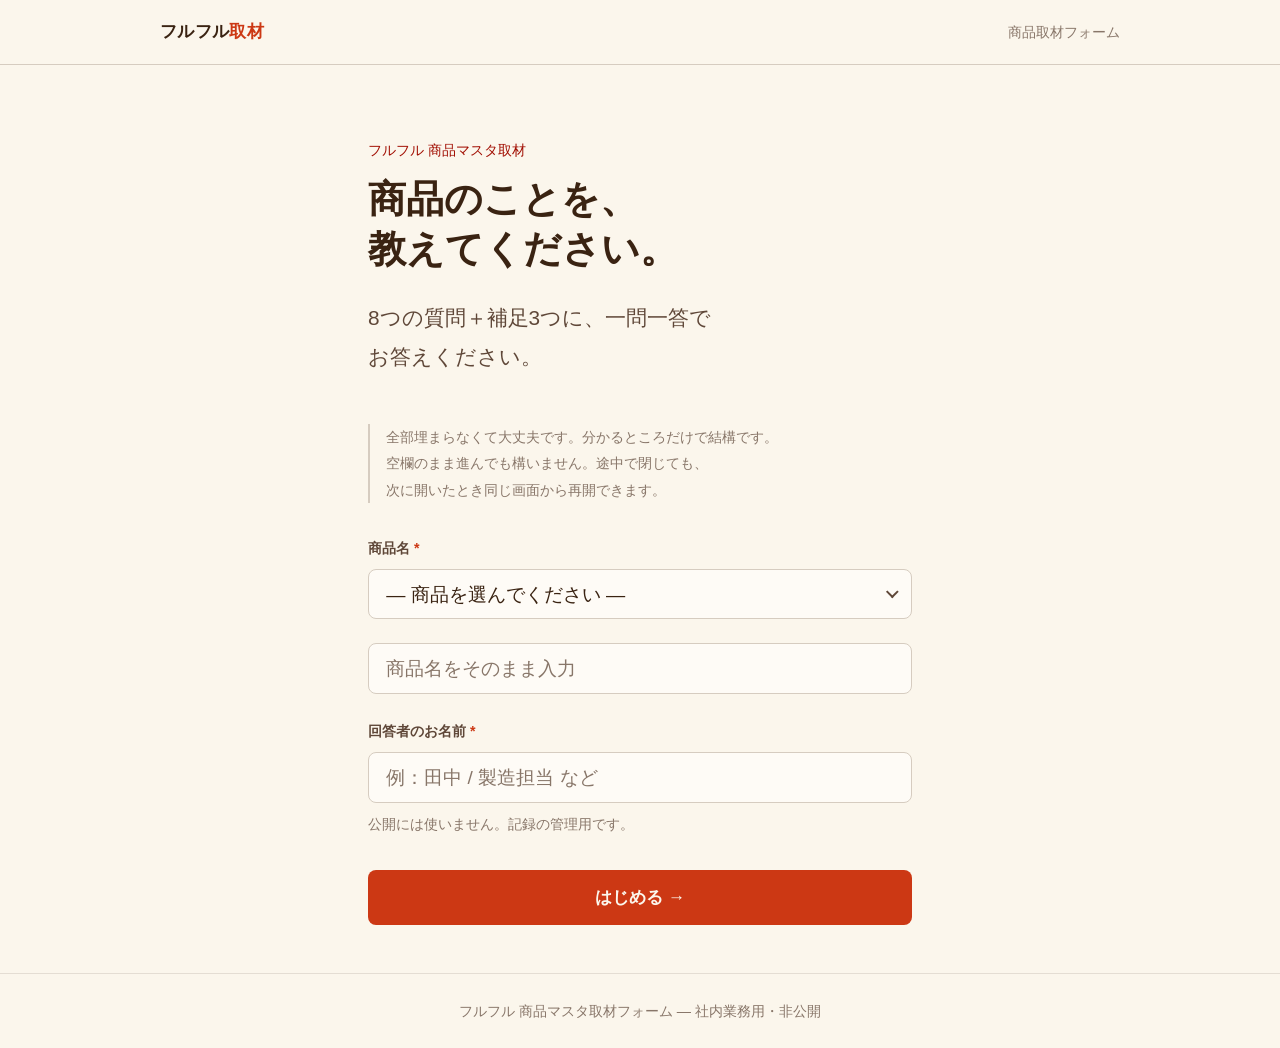
<file: index.html>
<!DOCTYPE html>
<html lang="ja">
<head>
  <meta charset="UTF-8">
  <meta name="viewport" content="width=device-width, initial-scale=1.0">
  <meta name="robots" content="noindex, nofollow">
  <title>商品取材フォーム — フルフル</title>
  <link rel="stylesheet" href="css/tokens.css">
  <link rel="stylesheet" href="css/form.css">
</head>
<body>

  <!-- ヘッダー N1a -->
  <header class="app-header" role="banner">
    <div class="container">
      <div class="app-header__inner">
        <span class="wordmark">フルフル<span>取材</span></span>
        <span style="font-size: var(--text-sm); color: var(--color-ink-faint);">商品取材フォーム</span>
      </div>
    </div>
  </header>

  <main>
    <section class="intro-section">
      <div class="container--form">

        <p class="intro-kicker">フルフル 商品マスタ取材</p>
        <h1 class="intro-title">商品のことを、<br>教えてください。</h1>
        <p class="intro-lead">
          8つの質問＋補足3つに、一問一答でお答えください。
        </p>
        <p class="intro-note">
          全部埋まらなくて大丈夫です。分かるところだけで結構です。<br>
          空欄のまま進んでも構いません。途中で閉じても、<br>
          次に開いたとき同じ画面から再開できます。
        </p>

        <!-- 入口フォーム -->
        <form id="intro-form" novalidate>
          <div class="field-group">

            <!-- 商品選択 -->
            <div class="field">
              <label for="product-select">
                商品名<span class="field-required" aria-label="必須">*</span>
              </label>
              <div class="select-wrap">
                <select
                  id="product-select"
                  class="select"
                  required
                  aria-required="true"
                  aria-describedby="product-error"
                >
                  <option value="">— 商品を選んでください —</option>
                  <!-- JS で PRODUCTS を注入 -->
                </select>
              </div>
              <span id="product-error" class="field-error" role="alert" aria-live="polite"></span>
            </div>

            <!-- その他：自由入力（product-select が "other" のときに表示） -->
            <div class="field" id="other-product-field" hidden>
              <label for="other-product" class="sr-only">商品名（自由入力）</label>
              <input
                type="text"
                id="other-product"
                class="input"
                placeholder="商品名をそのまま入力"
                aria-required="false"
                aria-label="商品名（自由入力）"
                maxlength="60"
              >
              <span id="other-product-error" class="field-error" role="alert" aria-live="polite"></span>
            </div>

            <!-- 回答者名 -->
            <div class="field">
              <label for="responder-name">
                回答者のお名前<span class="field-required" aria-label="必須">*</span>
              </label>
              <input
                type="text"
                id="responder-name"
                class="input"
                placeholder="例：田中 / 製造担当 など"
                required
                aria-required="true"
                aria-describedby="name-error name-hint"
                maxlength="40"
              >
              <span id="name-hint" class="field-hint">
                公開には使いません。記録の管理用です。
              </span>
              <span id="name-error" class="field-error" role="alert" aria-live="polite"></span>
            </div>

          </div>

          <!-- 途中再開の通知（localStorage にセッションがある場合に表示） -->
          <div id="resume-banner" hidden
            style="background: var(--color-paper-2); border: 1px solid var(--color-line);
                   border-radius: var(--radius-md); padding: var(--space-md);
                   margin-bottom: var(--space-lg);">
            <p style="margin-bottom: var(--space-sm); font-weight: 600;">前回の途中から再開しますか？</p>
            <p id="resume-desc" style="font-size: var(--text-sm); color: var(--color-ink-soft); margin-bottom: var(--space-sm);"></p>
            <div style="display: flex; gap: var(--space-sm); flex-wrap: wrap;">
              <button type="button" id="btn-resume" class="btn btn-outline">前回の続きから再開</button>
              <button type="button" id="btn-new-session" class="btn btn-ghost">最初からはじめる</button>
            </div>
          </div>

          <button type="submit" class="btn btn-accent" id="btn-start" style="width: 100%;">
            はじめる →
          </button>
        </form>

        <!-- ストレージ非対応の警告（プライベートブラウズ等） -->
        <p id="storage-warning" hidden
          style="font-size: var(--text-sm); color: var(--color-ink-faint);
                 margin-top: var(--space-sm); padding-left: var(--space-sm);
                 border-left: 2px solid var(--color-line);">
          このブラウザの設定では途中保存ができません。
          ブラウザを閉じると入力内容が消えます。
          完了まで続けて入力するか、通常のブラウズモードでお使いください。
        </p>

      </div>
    </section>
  </main>

  <footer class="app-footer" role="contentinfo">
    <div class="container">
      フルフル 商品マスタ取材フォーム — 社内業務用・非公開
    </div>
  </footer>

  <!-- スクリプト -->
  <script src="config.js"></script>
  <script src="js/data.js"></script>
  <script src="js/storage.js"></script>
  <script>
    /* -------- 商品セレクトの注入 -------- */
    const sel = document.getElementById("product-select");
    PRODUCTS.forEach(p => {
      const opt = document.createElement("option");
      opt.value = p.value;
      opt.textContent = p.label;
      sel.appendChild(opt);
    });

    /* -------- その他フィールドの表示制御 -------- */
    const otherField = document.getElementById("other-product-field");
    const otherInput = document.getElementById("other-product");
    sel.addEventListener("change", () => {
      const isOther = sel.value === "other";
      otherField.hidden = !isOther;
      otherInput.required = isOther;
      otherInput.setAttribute("aria-required", isOther ? "true" : "false");
    });

    /* -------- 再開バナー -------- */
    const saved = loadSession();
    if (isValidSession(saved)) {
      const banner = document.getElementById("resume-banner");
      const desc   = document.getElementById("resume-desc");
      banner.hidden = false;

      const productLabel = (() => {
        if (saved.productValue === "other") return saved.productOther || "その他";
        const found = PRODUCTS.find(p => p.value === saved.productValue);
        return found ? found.label : saved.productValue;
      })();
      const savedDate = new Date(saved.savedAt).toLocaleDateString("ja-JP");
      const qIdx = Math.min(saved.currentIndex || 0, TOTAL_QUESTIONS - 1);
      const q = QUESTIONS[qIdx];
      const qLabel = q
        ? (q.supplement ? `補足${q.label}` : `Q${q.number}`)
        : "完了済み";
      desc.textContent = `${savedDate} 保存 — ${productLabel}（${saved.responderName || "名前未入力"}）— ${qLabel} まで記入済み`;

      document.getElementById("btn-resume").addEventListener("click", () => {
        // 完了画面まで進んだが未送信のセッション（currentIndex = TOTAL_QUESTIONS）が
        // 残っている場合、クランプせずに渡すと question.html 側で
        // QUESTIONS[TOTAL_QUESTIONS] = undefined になり、
        // 「何も入力できない画面」で固まる。渡す前にここでもクランプする。
        saved.currentIndex = qIdx;
        sessionStorage.setItem("fullfull_interview_current", JSON.stringify(saved));
        window.location.href = "question.html";
      });
      document.getElementById("btn-new-session").addEventListener("click", () => {
        clearSession();
        banner.hidden = true;
      });
    }

    /* -------- ストレージ警告 -------- */
    if (!HAS_STORAGE) {
      document.getElementById("storage-warning").hidden = false;
    }

    /* -------- フォーム送信 -------- */
    document.getElementById("intro-form").addEventListener("submit", (e) => {
      e.preventDefault();
      let valid = true;

      // 商品選択バリデーション
      const productEl = document.getElementById("product-select");
      const productErr = document.getElementById("product-error");
      if (!productEl.value) {
        productErr.textContent = "商品を選択してください";
        productErr.classList.add("is-visible");
        productEl.classList.add("is-error");
        valid = false;
      } else {
        productErr.textContent = "";
        productErr.classList.remove("is-visible");
        productEl.classList.remove("is-error");
      }

      // その他：自由入力バリデーション
      if (productEl.value === "other") {
        const otherErr = document.getElementById("other-product-error");
        if (!otherInput.value.trim()) {
          otherErr.textContent = "商品名を入力してください";
          otherErr.classList.add("is-visible");
          otherInput.classList.add("is-error");
          valid = false;
        } else {
          otherErr.textContent = "";
          otherErr.classList.remove("is-visible");
          otherInput.classList.remove("is-error");
        }
      }

      // 回答者名バリデーション
      const nameEl = document.getElementById("responder-name");
      const nameErr = document.getElementById("name-error");
      if (!nameEl.value.trim()) {
        nameErr.textContent = "お名前を入力してください（公開には使いません）";
        nameErr.classList.add("is-visible");
        nameEl.classList.add("is-error");
        valid = false;
      } else {
        nameErr.textContent = "";
        nameErr.classList.remove("is-visible");
        nameEl.classList.remove("is-error");
      }

      if (!valid) return;

      // セッション生成
      const session = {
        productValue: productEl.value,
        productOther: otherInput.value.trim(),
        responderName: nameEl.value.trim(),
        answers: {},
        currentIndex: 0,
        startedAt: new Date().toISOString(),
        savedAt: new Date().toISOString(),
      };

      saveSession(session);
      sessionStorage.setItem("fullfull_interview_current", JSON.stringify(session));
      window.location.href = "question.html";
    });
  </script>

</body>
</html>
</file>
<file: css/tokens.css>
/* Hallmark · macrostructure: Workbench · tone: editorial · anchor hue: warm red-orange
 * genre: editorial · nav: N1a (wordmark + back link only) · footer: Ft1 (1-line credit)
 * theme: custom-tuned (fullfull-brand · prototype-v2 tokens 完全継承)
 * axes: paper-band=light · display-style=roman-serif(mincho) · accent-hue=warm
 * form-specific additions: --color-progress, --color-step-*, --color-success, form spacing tokens
 * source: prototype-v2/shared/css/tokens.css をそのまま引き継ぎ、フォーム専用トークンを追加
 */

:root {
  /* --- 紙・地色（クリーム/生成り）--- prototype-v2 完全継承 */
  --color-paper: oklch(97.5% 0.014 85);
  --color-paper-2: oklch(94.5% 0.02 80);
  --color-paper-3: oklch(91% 0.026 76);

  /* --- 本文色（こんがりブラウン）--- prototype-v2 完全継承 */
  --color-ink: oklch(28% 0.045 55);
  --color-ink-soft: oklch(42% 0.04 55);
  --color-ink-faint: oklch(58% 0.03 58);

  /* --- アクセント（明太子のあたたかい赤橙）--- prototype-v2 完全継承 */
  --color-accent: oklch(56% 0.19 34);
  --color-accent-dark: oklch(45% 0.18 32);
  --color-accent-soft: oklch(93% 0.045 40);

  /* --- 罫線・枠 --- prototype-v2 完全継承 */
  --color-line: oklch(85% 0.02 70);
  --color-line-soft: oklch(90% 0.016 76);

  /* --- 状態色 --- prototype-v2 完全継承 */
  --color-disabled-bg: oklch(90% 0.012 70);
  --color-disabled-ink: oklch(62% 0.015 65);
  --color-focus-ring: oklch(56% 0.19 34);

  /* --- フォーム専用追加トークン --- */
  --color-progress-track: var(--color-line);
  --color-progress-fill: var(--color-accent);
  --color-success: oklch(52% 0.14 145);
  --color-success-soft: oklch(94% 0.04 145);
  --color-error: oklch(52% 0.18 25);
  --color-error-soft: oklch(95% 0.04 25);
  --color-input-bg: oklch(99% 0.008 85);
  --color-input-border: var(--color-line);
  --color-input-border-focus: var(--color-accent);
  --color-input-border-error: var(--color-error);
  --color-step-inactive: var(--color-line);
  --color-step-active: var(--color-accent);
  --color-step-done: var(--color-accent-dark);

  /* --- フォント --- prototype-v2 完全継承 */
  --font-display: "Hiragino Mincho ProN", "Yu Mincho", "游明朝", "Noto Serif JP", serif;
  --font-body: "Hiragino Kaku Gothic ProN", "Hiragino Sans", "Yu Gothic", "游ゴシック", "Noto Sans JP", sans-serif;
  --font-mono: ui-monospace, "SF Mono", Menlo, monospace;

  /* --- 4ptスペーシング --- prototype-v2 完全継承 */
  --space-3xs: 0.25rem;
  --space-2xs: 0.5rem;
  --space-xs: 0.75rem;
  --space-sm: 1rem;
  --space-md: 1.5rem;
  --space-lg: 2rem;
  --space-xl: 3rem;
  --space-2xl: 4.5rem;
  --space-3xl: 6.5rem;

  /* --- タイプスケール（fluid）--- prototype-v2 完全継承 */
  --text-sm: clamp(0.8rem, 0.77rem + 0.15vw, 0.9rem);
  --text-base: clamp(0.98rem, 0.94rem + 0.2vw, 1.08rem);
  --text-lg: clamp(1.1rem, 1.03rem + 0.35vw, 1.3rem);
  --text-xl: clamp(1.35rem, 1.2rem + 0.7vw, 1.75rem);
  --text-2xl: clamp(1.7rem, 1.4rem + 1.4vw, 2.4rem);
  --text-display: clamp(2.1rem, 1.6rem + 2.4vw, 3.4rem);

  /* --- フォーム専用サイズ --- */
  --text-question: clamp(1.4rem, 1.2rem + 1vw, 2rem);
  --text-input-lg: clamp(1.05rem, 0.98rem + 0.35vw, 1.2rem);

  /* --- 角丸 --- prototype-v2 完全継承 */
  --radius-sm: 3px;
  --radius-md: 8px;
  --radius-lg: 16px;

  /* --- イージング・時間 --- prototype-v2 完全継承 */
  --ease-out: cubic-bezier(0.16, 1, 0.3, 1);
  --ease-in: cubic-bezier(0.7, 0, 0.84, 0);
  --ease-in-out: cubic-bezier(0.65, 0, 0.35, 1);
  --dur-fast: 120ms;
  --dur-base: 200ms;
  --dur-slow: 350ms;

  /* --- コンテンツ幅 --- prototype-v2 継承 + フォーム幅追加 */
  --measure-read: 38rem;
  --measure-wide: 60rem;
  --measure-form: 34rem;   /* 質問画面：読みやすい幅に絞る */

  /* --- 進捗バー --- */
  --progress-h: 4px;
  --progress-radius: 999px;

  /* --- タップ領域（iOS最小44pt） --- */
  --tap-min: 2.75rem;
}
</file>
<file: css/form.css>
/* Hallmark · macrostructure: Workbench · tone: editorial · anchor hue: warm red-orange
 * genre: editorial · nav: N1a · footer: Ft1
 * form-specific stylesheet (extends tokens.css — no inline colour values)
 * pre-emit self-critique: P4 H4 E4 S4 R4 V4
 * 対象: index.html (入口) · question.html (質問フロー SPA) · complete.html (完了画面)
 */

/* ============ リセット・基盤 ============ */
*, *::before, *::after { box-sizing: border-box; }

html {
  overflow-x: clip;
  -webkit-text-size-adjust: 100%;
  scroll-behavior: smooth;
}

body {
  overflow-x: clip;
  margin: 0;
  min-height: 100dvh;
  background: var(--color-paper);
  color: var(--color-ink);
  font-family: var(--font-body);
  font-size: var(--text-base);
  line-height: 1.85;
  -webkit-font-smoothing: antialiased;
}

img, svg { max-width: 100%; display: block; }

h1, h2, h3, h4 {
  font-family: var(--font-display);
  font-style: normal;
  font-weight: 600;
  line-height: 1.35;
  margin: 0 0 var(--space-sm);
  color: var(--color-ink);
  overflow-wrap: anywhere;
  min-width: 0;
}

p { margin: 0 0 var(--space-md); }
p:last-child { margin-bottom: 0; }
a { color: var(--color-accent); text-decoration-thickness: 1px; text-underline-offset: 3px; }
ul, ol { padding-left: 1.3em; margin: 0 0 var(--space-md); }
li { margin-bottom: var(--space-2xs); }
::selection { background: var(--color-accent-soft); color: var(--color-ink); }

/* ============ フォーカスリング ============ */
a:focus-visible,
button:focus-visible,
.btn:focus-visible,
textarea:focus-visible,
select:focus-visible,
input:focus-visible {
  outline: 2px solid var(--color-focus-ring);
  outline-offset: 3px;
  border-radius: var(--radius-sm);
}

/* ============ コンテナ ============ */
.container {
  width: min(100% - 2.5rem, var(--measure-wide));
  margin-inline: auto;
}
.container--form {
  width: min(100% - 2rem, var(--measure-form));
  margin-inline: auto;
}
.container--read {
  width: min(100% - 2.5rem, var(--measure-read));
  margin-inline: auto;
}

/* ============ ヘッダー（N1a: ワードマーク＋戻る） ============ */
.app-header {
  border-bottom: 1px solid var(--color-line);
  background: var(--color-paper);
  position: sticky;
  top: 0;
  z-index: 10;
}
.app-header__inner {
  display: flex;
  align-items: center;
  justify-content: space-between;
  flex-wrap: wrap;
  gap: var(--space-2xs) var(--space-sm);
  padding: var(--space-sm) 0;
}
.wordmark {
  font-family: var(--font-display);
  font-size: var(--text-base);
  font-weight: 600;
  color: var(--color-ink);
  text-decoration: none;
  letter-spacing: 0.02em;
}
.wordmark span { color: var(--color-accent); }
.header-back {
  font-size: var(--text-sm);
  color: var(--color-ink-faint);
  text-decoration: none;
  min-height: var(--tap-min);
  display: inline-flex;
  align-items: center;
  gap: var(--space-2xs);
  padding: 0 var(--space-2xs);
  border-radius: var(--radius-sm);
  transition: color var(--dur-base) var(--ease-out);
}
.header-back:hover { color: var(--color-ink); }

/* ============ 進捗バー ============ */
.progress-wrap {
  position: sticky;
  top: 57px; /* app-headerの高さ */
  z-index: 9;
  background: var(--color-paper);
}
.progress-bar {
  height: var(--progress-h);
  background: var(--color-progress-track);
  overflow: hidden;
}
.progress-bar__fill {
  height: 100%;
  background: var(--color-progress-fill);
  border-radius: var(--progress-radius);
  transition: width var(--dur-slow) var(--ease-out);
}
.progress-label {
  font-size: var(--text-sm);
  color: var(--color-ink-faint);
  text-align: right;
  padding: var(--space-3xs) 0;
  padding-right: 0;
}

/* ============ 入口ページ（index.html）============ */
.intro-section {
  padding: var(--space-2xl) 0 var(--space-xl);
}
.intro-kicker {
  font-size: var(--text-sm);
  color: var(--color-accent-dark);
  font-family: var(--font-body);
  margin-bottom: var(--space-xs);
}
.intro-title {
  font-family: var(--font-display);
  font-size: var(--text-2xl);
  font-style: normal;
  font-weight: 600;
  line-height: 1.3;
  margin-bottom: var(--space-md);
  overflow-wrap: anywhere;
  min-width: 0;
}
.intro-lead {
  font-size: var(--text-lg);
  color: var(--color-ink-soft);
  margin-bottom: var(--space-xl);
  max-width: 30ch;
}
.intro-note {
  font-size: var(--text-sm);
  color: var(--color-ink-faint);
  margin-bottom: var(--space-lg);
  border-left: 2px solid var(--color-line);
  padding-left: var(--space-sm);
}

/* フォームフィールド（入口） */
.field-group {
  display: grid;
  gap: var(--space-md);
  margin-bottom: var(--space-lg);
}
.field {
  display: grid;
  gap: var(--space-2xs);
}
.field label {
  font-size: var(--text-sm);
  font-weight: 600;
  color: var(--color-ink-soft);
}
.field-required {
  color: var(--color-accent);
  margin-left: var(--space-3xs);
}

.input,
.select {
  font-family: var(--font-body);
  font-size: var(--text-input-lg);
  color: var(--color-ink);
  background: var(--color-input-bg);
  border: 1.5px solid var(--color-input-border);
  border-radius: var(--radius-md);
  padding: 0.7em 0.9em;
  width: 100%;
  min-height: var(--tap-min);
  transition: border-color var(--dur-base) var(--ease-out);
  appearance: none;
  -webkit-appearance: none;
}
.input:hover, .select:hover {
  border-color: var(--color-ink-faint);
}
.input:focus, .select:focus {
  border-color: var(--color-input-border-focus);
  outline: none;
  box-shadow: 0 0 0 3px var(--color-accent-soft);
}
.input.is-error, .select.is-error {
  border-color: var(--color-input-border-error);
}
.input::placeholder { color: var(--color-ink-faint); }

/* セレクト矢印 */
.select-wrap {
  position: relative;
}
.select-wrap::after {
  content: "";
  position: absolute;
  right: 0.9em;
  top: 50%;
  translate: 0 -50%;
  width: 0.5em;
  height: 0.5em;
  border-right: 2px solid var(--color-ink-soft);
  border-bottom: 2px solid var(--color-ink-soft);
  transform: rotate(45deg) translate(-20%, -20%);
  pointer-events: none;
}
.select { padding-right: 2.5em; }

.field-hint {
  font-size: var(--text-sm);
  color: var(--color-ink-faint);
}
.field-error {
  font-size: var(--text-sm);
  color: var(--color-error);
  display: none;
}
.field-error.is-visible { display: block; }

/* ============ 質問画面（question.html）============ */
.question-screen {
  min-height: calc(100dvh - 120px);
  display: flex;
  flex-direction: column;
  justify-content: center;
  padding: var(--space-xl) 0 var(--space-2xl);
}

.question-number {
  font-size: var(--text-sm);
  color: var(--color-accent-dark);
  font-weight: 600;
  margin-bottom: var(--space-sm);
  font-family: var(--font-body);
}
.question-text {
  font-family: var(--font-display);
  font-size: var(--text-question);
  font-style: normal;
  font-weight: 600;
  line-height: 1.4;
  margin-bottom: var(--space-lg);
  overflow-wrap: anywhere;
  min-width: 0;
}
.question-hint {
  font-size: var(--text-sm);
  color: var(--color-ink-faint);
  margin-bottom: var(--space-md);
  border-left: 2px solid var(--color-line);
  padding-left: var(--space-sm);
}

.textarea {
  font-family: var(--font-body);
  font-size: var(--text-base);
  color: var(--color-ink);
  background: var(--color-input-bg);
  border: 1.5px solid var(--color-input-border);
  border-radius: var(--radius-md);
  padding: 0.9em;
  width: 100%;
  min-height: 9rem;
  resize: vertical;
  line-height: 1.8;
  transition: border-color var(--dur-base) var(--ease-out);
}
.textarea:hover { border-color: var(--color-ink-faint); }
.textarea:focus {
  border-color: var(--color-input-border-focus);
  outline: none;
  box-shadow: 0 0 0 3px var(--color-accent-soft);
}
.textarea::placeholder { color: var(--color-ink-faint); }

.enter-hint {
  font-size: var(--text-sm);
  color: var(--color-ink-faint);
  margin-top: var(--space-xs);
}
.enter-hint kbd {
  font-family: var(--font-mono);
  font-size: 0.85em;
  background: var(--color-paper-2);
  border: 1px solid var(--color-line);
  border-radius: var(--radius-sm);
  padding: 0.1em 0.4em;
  color: var(--color-ink-soft);
}

/* 途中保存インジケータ */
.autosave-badge {
  font-size: var(--text-sm);
  color: var(--color-ink-faint);
  display: inline-flex;
  align-items: center;
  gap: var(--space-3xs);
  margin-top: var(--space-xs);
  opacity: 0;
  transition: opacity var(--dur-base) var(--ease-out);
}
.autosave-badge.is-visible { opacity: 1; }
.autosave-dot {
  width: 6px;
  height: 6px;
  border-radius: 50%;
  background: var(--color-success);
  flex-shrink: 0;
}

/* ============ ナビゲーションボタン（戻る/次へ）============ */
.nav-btns {
  display: flex;
  gap: var(--space-sm);
  margin-top: var(--space-lg);
  flex-wrap: wrap;
}

/* ============ ボタン共通（8状態）============ */
.btn {
  display: inline-flex;
  align-items: center;
  justify-content: center;
  gap: var(--space-2xs);
  padding: 0.85em 1.5em;
  border-radius: var(--radius-md);
  font-family: var(--font-body);
  font-size: var(--text-base);
  font-weight: 600;
  text-decoration: none;
  border: 1.5px solid transparent;
  cursor: pointer;
  white-space: nowrap;
  min-height: var(--tap-min);
  min-width: 0;
  transition:
    background var(--dur-base) var(--ease-out),
    color var(--dur-base) var(--ease-out),
    border-color var(--dur-base) var(--ease-out),
    transform var(--dur-fast) var(--ease-out);
}
/* accent（次へ・送信・完了） */
.btn-accent { background: var(--color-accent); color: var(--color-paper); }
.btn-accent:hover, .btn-accent.is-hover { background: var(--color-accent-dark); }
.btn-accent:focus-visible, .btn-accent.is-focus { outline: 2px solid var(--color-focus-ring); outline-offset: 3px; }
.btn-accent:active, .btn-accent.is-active { transform: translateY(1px); background: var(--color-accent-dark); }
.btn-accent[disabled], .btn-accent.is-disabled, .btn-accent[aria-disabled="true"] {
  background: var(--color-disabled-bg); color: var(--color-disabled-ink); cursor: not-allowed;
}
.btn-accent.is-loading { position: relative; color: transparent !important; }
.btn-accent.is-loading::after {
  content: ""; position: absolute; width: 1em; height: 1em; border-radius: 50%;
  border: 2px solid var(--color-paper); border-top-color: transparent;
  animation: btn-spin 700ms linear infinite;
}
.btn-accent.is-success { background: var(--color-success); }
.btn-accent.is-error { background: var(--color-error); }

/* outline（戻る・スキップ） */
.btn-outline {
  background: transparent; color: var(--color-ink); border-color: var(--color-line);
}
.btn-outline:hover, .btn-outline.is-hover { border-color: var(--color-accent); color: var(--color-accent-dark); }
.btn-outline:focus-visible, .btn-outline.is-focus { outline: 2px solid var(--color-focus-ring); outline-offset: 3px; }
.btn-outline:active, .btn-outline.is-active { transform: translateY(1px); }
.btn-outline[disabled], .btn-outline.is-disabled { color: var(--color-disabled-ink); border-color: var(--color-line-soft); cursor: not-allowed; }
.btn-outline.is-loading { position: relative; color: transparent !important; }
.btn-outline.is-loading::after {
  content: ""; position: absolute; width: 1em; height: 1em; border-radius: 50%;
  border: 2px solid var(--color-ink-soft); border-top-color: transparent;
  animation: btn-spin 700ms linear infinite;
}
.btn-outline.is-success { border-color: var(--color-success); color: var(--color-success); }
.btn-outline.is-error { border-color: var(--color-error); color: var(--color-error); }

/* ghost（スキップ）*/
.btn-ghost {
  background: transparent; color: var(--color-ink-faint); border-color: transparent;
  font-weight: 400;
}
.btn-ghost:hover, .btn-ghost.is-hover { color: var(--color-ink-soft); background: var(--color-paper-2); }
.btn-ghost:focus-visible, .btn-ghost.is-focus { outline: 2px solid var(--color-focus-ring); outline-offset: 3px; }
.btn-ghost:active, .btn-ghost.is-active { transform: translateY(1px); }
.btn-ghost[disabled], .btn-ghost.is-disabled { color: var(--color-disabled-ink); cursor: not-allowed; }
/* loading/success/error はbtn-accentと同形 */

/* アイコン付きボタン用 */
.btn-icon { padding: 0.85em; min-width: var(--tap-min); }

@keyframes btn-spin { to { transform: rotate(360deg); } }

/* ============ 完了画面（complete.html）============ */
.complete-section {
  padding: var(--space-2xl) 0;
}
.complete-icon {
  width: 3rem;
  height: 3rem;
  border-radius: 50%;
  background: var(--color-success-soft);
  display: flex;
  align-items: center;
  justify-content: center;
  margin-bottom: var(--space-md);
}
.complete-icon svg { color: var(--color-success); }
.complete-title {
  font-family: var(--font-display);
  font-size: var(--text-2xl);
  font-style: normal;
  margin-bottom: var(--space-sm);
}
.complete-lead {
  color: var(--color-ink-soft);
  margin-bottom: var(--space-xl);
}

/* 送信アクションボタン群 */
.action-stack {
  display: grid;
  gap: var(--space-sm);
  margin-bottom: var(--space-xl);
}
.action-card {
  background: var(--color-paper-2);
  border: 1px solid var(--color-line);
  border-radius: var(--radius-lg);
  padding: var(--space-md);
  display: flex;
  align-items: flex-start;
  gap: var(--space-md);
}
.action-card__icon {
  flex-shrink: 0;
  width: 2.5rem;
  height: 2.5rem;
  border-radius: var(--radius-md);
  background: var(--color-paper-3);
  display: flex;
  align-items: center;
  justify-content: center;
}
.action-card__body { flex: 1; min-width: 0; }
.action-card__title {
  font-weight: 600;
  font-size: var(--text-base);
  margin-bottom: var(--space-3xs);
}
.action-card__desc {
  font-size: var(--text-sm);
  color: var(--color-ink-soft);
  margin-bottom: var(--space-sm);
  line-height: 1.6;
}

/* 回答プレビュー（印刷用・本文コピー） */
.answer-preview {
  background: var(--color-paper);
  border: 1px solid var(--color-line);
  border-radius: var(--radius-md);
  padding: var(--space-md);
  font-size: var(--text-sm);
  line-height: 1.8;
  margin-top: var(--space-lg);
}
.answer-preview__header {
  font-family: var(--font-display);
  font-style: normal;
  font-size: var(--text-lg);
  margin-bottom: var(--space-md);
  padding-bottom: var(--space-sm);
  border-bottom: 1px solid var(--color-line);
}
.answer-item {
  margin-bottom: var(--space-md);
}
.answer-item:last-child { margin-bottom: 0; }
.answer-q {
  font-weight: 600;
  color: var(--color-ink-soft);
  font-size: var(--text-sm);
  margin-bottom: var(--space-3xs);
}
.answer-a {
  color: var(--color-ink);
  white-space: pre-wrap;
  overflow-wrap: anywhere;
}
.answer-a--empty {
  color: var(--color-ink-faint);
  font-style: italic;
}

/* フォールバック（送信失敗） */
.fallback-box {
  background: var(--color-error-soft);
  border: 1px solid var(--color-error);
  border-radius: var(--radius-md);
  padding: var(--space-md);
  margin-top: var(--space-md);
  display: none;
}
.fallback-box.is-visible { display: block; }
.fallback-box__title {
  font-weight: 600;
  color: var(--color-error);
  margin-bottom: var(--space-xs);
}
.fallback-box__desc {
  font-size: var(--text-sm);
  color: var(--color-ink);
  margin-bottom: var(--space-sm);
}

/* トースト通知 */
.toast {
  position: fixed;
  bottom: var(--space-md);
  left: 50%;
  translate: -50% 0;
  background: var(--color-ink);
  color: var(--color-paper);
  font-size: var(--text-sm);
  border-radius: var(--radius-md);
  padding: var(--space-xs) var(--space-md);
  z-index: 100;
  opacity: 0;
  transform: translateY(8px);
  transition:
    opacity var(--dur-base) var(--ease-out),
    transform var(--dur-base) var(--ease-out);
  pointer-events: none;
  white-space: nowrap;
  max-width: calc(100vw - 2rem);
}
.toast.is-visible {
  opacity: 1;
  transform: translateY(0);
}
.toast--success { background: var(--color-success); }
.toast--error { background: var(--color-error); }

/* ============ フッター（Ft1: 1行クレジット）============ */
.app-footer {
  border-top: 1px solid var(--color-line-soft);
  padding: var(--space-md) 0;
  font-size: var(--text-sm);
  color: var(--color-ink-faint);
  text-align: center;
  margin-top: auto;
}

/* ============ 印刷スタイル ============ */
@media print {
  .app-header,
  .progress-wrap,
  .app-footer,
  .action-stack,
  .nav-btns,
  .toast,
  .fallback-box,
  .autosave-badge { display: none !important; }

  body { background: white; color: black; font-size: 11pt; }
  .answer-preview {
    border: none;
    padding: 0;
    font-size: 11pt;
  }
  .answer-preview__header { font-size: 14pt; }
  .complete-section { padding: 0; }
  .container--form { width: 100%; }
  a { color: black; text-decoration: none; }
}

/* ============ モバイル（320〜480px）============ */
@media (max-width: 480px) {
  .app-header__inner { gap: var(--space-3xs); padding: var(--space-xs) 0; }
  .question-screen { padding: var(--space-lg) 0 var(--space-xl); min-height: calc(100dvh - 100px); }
  .nav-btns { flex-direction: column-reverse; }
  .nav-btns .btn { width: 100%; }
  .action-card { flex-direction: column; gap: var(--space-sm); }
  .intro-section { padding: var(--space-xl) 0 var(--space-lg); }
  .photo-grid--2, .photo-grid--3 { grid-template-columns: 1fr; }
  .toast { bottom: var(--space-sm); max-width: calc(100vw - var(--space-md)); }
}

/* ============ reduced-motion ============ */
@media (prefers-reduced-motion: reduce) {
  * { animation-duration: 0.01ms !important; transition-duration: 0.01ms !important; }
  .progress-bar__fill { transition: none; }
}

/* ============ a11y: screen-reader only ============ */
.sr-only {
  position: absolute;
  width: 1px;
  height: 1px;
  padding: 0;
  margin: -1px;
  overflow: hidden;
  clip: rect(0, 0, 0, 0);
  white-space: nowrap;
  border: 0;
}
</file>
